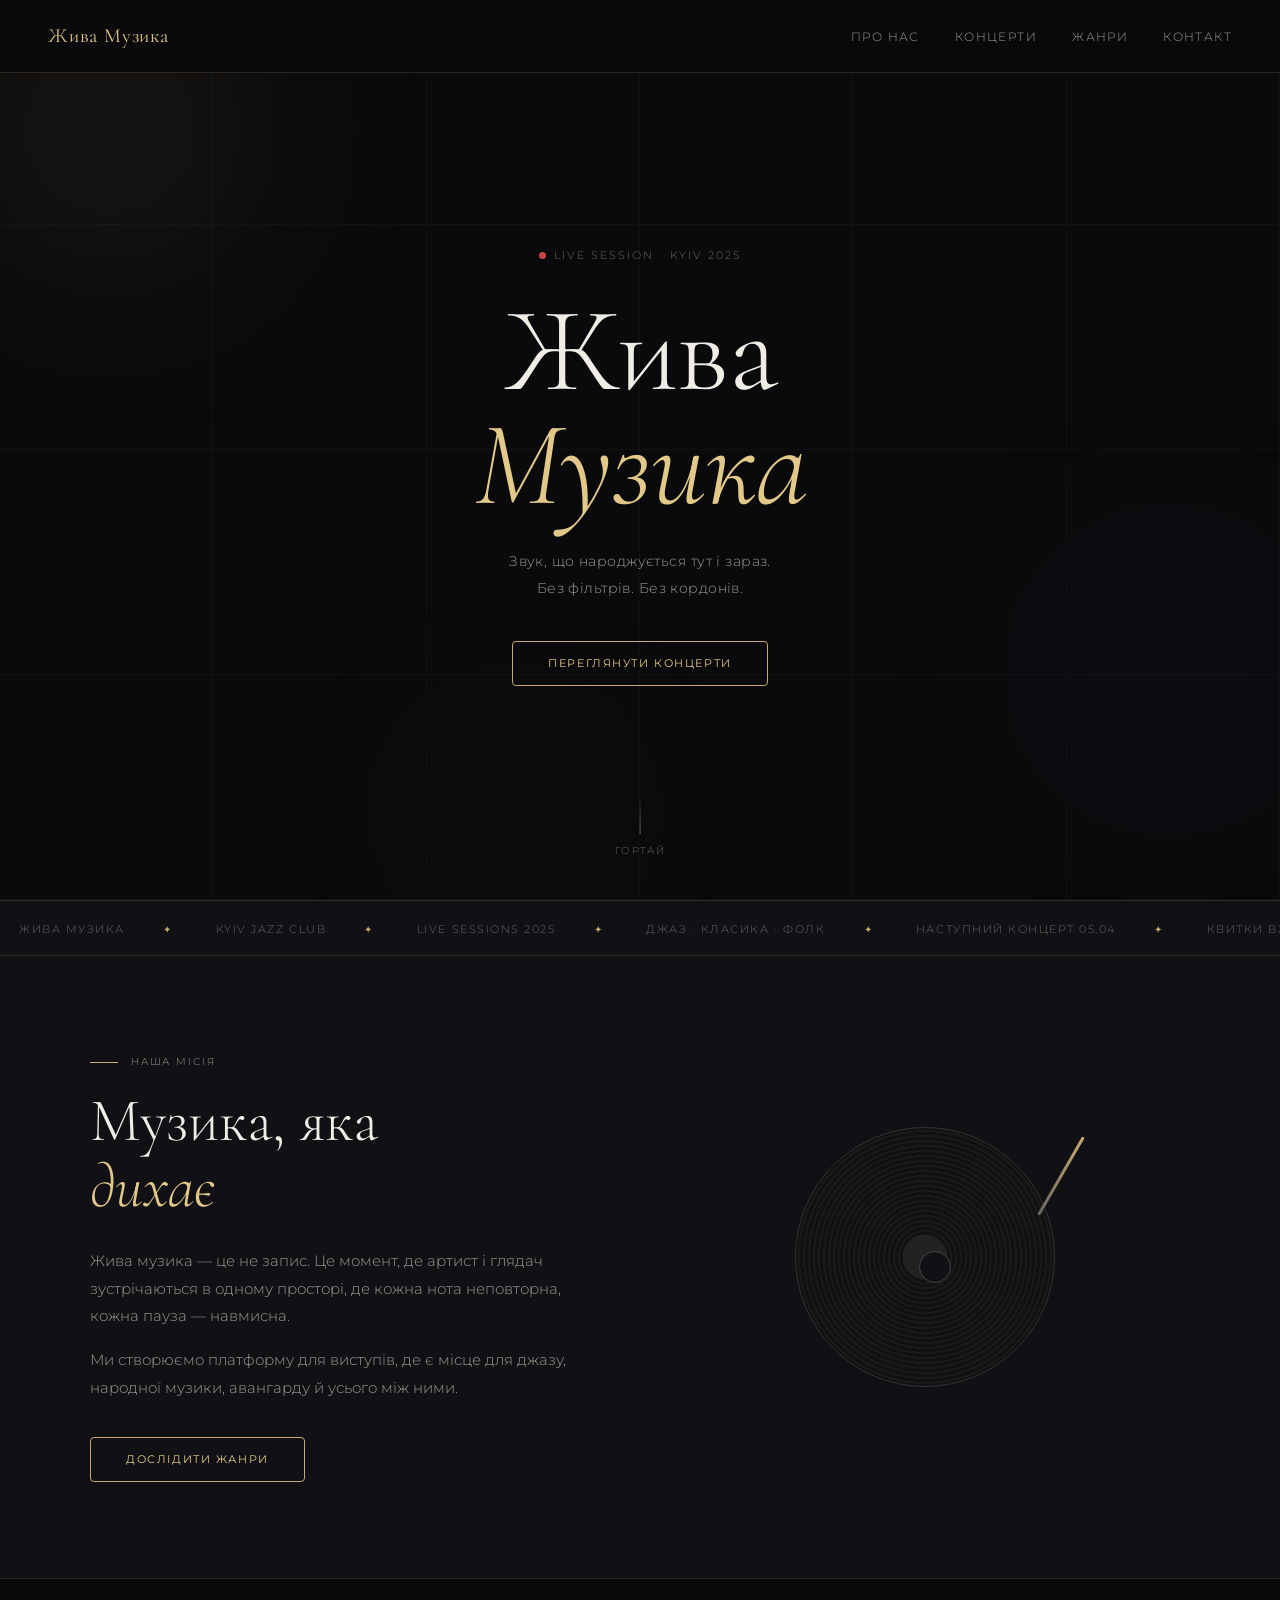
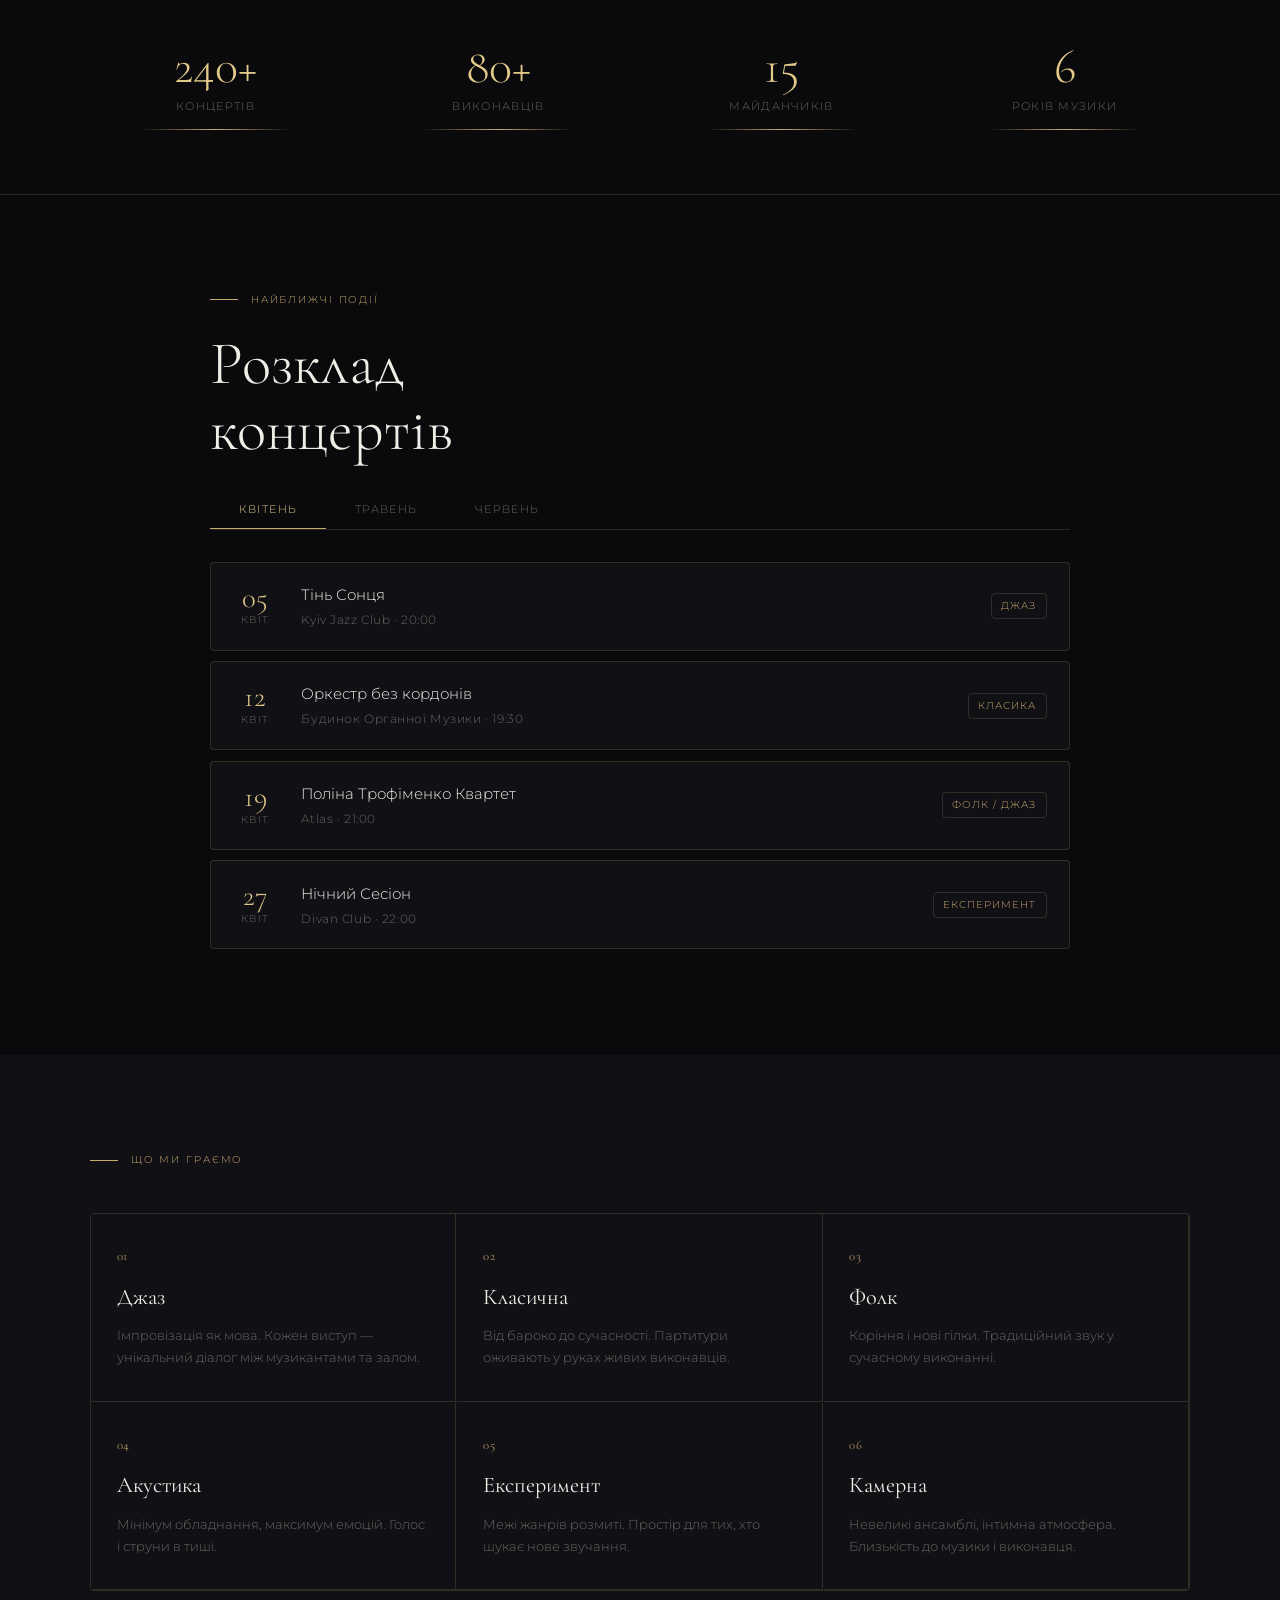
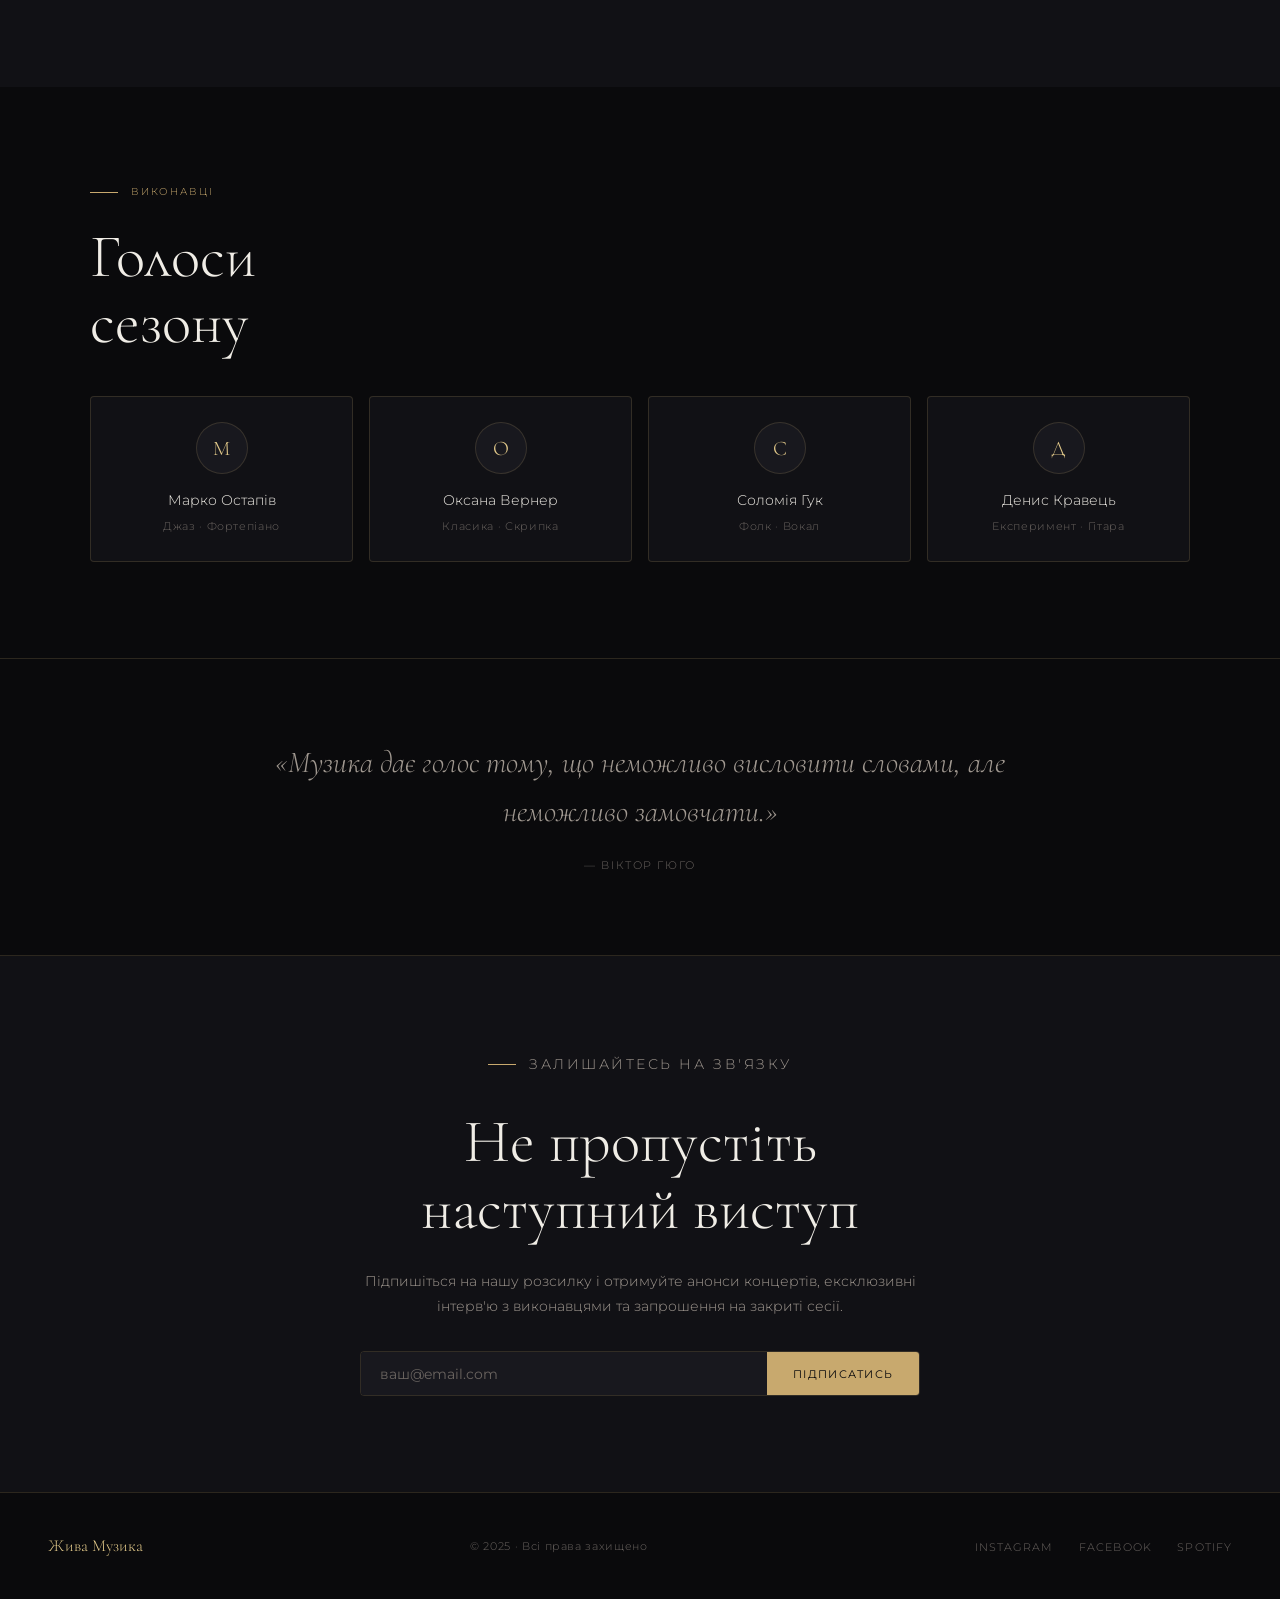
<file: index.html>
<!DOCTYPE html>
<html lang="uk">
<head>
<meta charset="UTF-8"/>
<meta name="viewport" content="width=device-width, initial-scale=1.0"/>
<title>Жива Музика</title>
<link rel="preconnect" href="https://fonts.googleapis.com"/>
<link rel="preconnect" href="https://fonts.gstatic.com" crossorigin/>
<link rel="stylesheet" href="style.css">
<link href="https://fonts.googleapis.com/css2?family=Cormorant+Garamond:ital,wght@0,300;0,400;1,300;1,400&family=Montserrat:wght@200;300;400&display=swap" rel="stylesheet"/>

</head>
<body>

<!-- NAV -->
<nav>
  <a href="index.html" class="nav-logo">Жива Музика</a>
  <ul class="nav-links">
    <li><a href="#about-section">Про нас</a></li>
    <li><a href="#events-section">Концерти</a></li>
    <li><a href="genres.html">Жанри</a></li>
    <li><a href="about.html">Контакт</a></li>
  </ul>
</nav>

<!-- HERO -->
<section id="hero">
  <div class="orb orb-1" aria-hidden="true"></div>
  <div class="orb orb-2" aria-hidden="true"></div>
  <div class="orb orb-3" aria-hidden="true"></div>
  <div class="wave-bg" aria-hidden="true">
    <span></span><span></span><span></span><span></span><span></span><span></span>
    <span></span><span></span><span></span><span></span><span></span><span></span>
    <span></span><span></span><span></span><span></span><span></span><span></span>
    <span></span><span></span><span></span><span></span><span></span><span></span>
  </div>
  <div class="hero-content">
    <p class="hero-eyebrow"><span class="live-dot"></span>Live Session · Kyiv 2025</p>
    <h1 class="hero-title">Жива<br><em>Музика</em></h1>
    <p class="hero-sub">Звук, що народжується тут і зараз.<br>Без фільтрів. Без кордонів.</p>
    <a href="#events-section" class="btn">Переглянути концерти</a>
  </div>
  <div class="scroll-hint" aria-hidden="true">
    <div class="scroll-line"></div>
    <span>Гортай</span>
  </div>
</section>

<!-- TICKER -->
<div class="ticker-wrap" aria-hidden="true">
  <span class="ticker">
    <span>Жива Музика</span><span class="dot">✦</span>
    <span>Kyiv Jazz Club</span><span class="dot">✦</span>
    <span>Live Sessions 2025</span><span class="dot">✦</span>
    <span>Джаз · Класика · Фолк</span><span class="dot">✦</span>
    <span>Наступний концерт 05.04</span><span class="dot">✦</span>
    <span>Квитки вже у продажу</span><span class="dot">✦</span>
    <span>Жива Музика</span><span class="dot">✦</span>
    <span>Kyiv Jazz Club</span><span class="dot">✦</span>
    <span>Live Sessions 2025</span><span class="dot">✦</span>
    <span>Джаз · Класика · Фолк</span><span class="dot">✦</span>
    <span>Наступний концерт 05.04</span><span class="dot">✦</span>
    <span>Квитки вже у продажу</span><span class="dot">✦</span>
  </span>
</div>

<!-- ABOUT -->
<section id="about-section">
  <div id="about">
    <div class="about-text">
      <p class="section-label">Наша місія</p>
      <h2>Музика, яка<br><em>дихає</em></h2>
      <p>Жива музика — це не запис. Це момент, де артист і глядач зустрічаються в одному просторі, де кожна нота неповторна, кожна пауза — навмисна.</p>
      <p>Ми створюємо платформу для виступів, де є місце для джазу, народної музики, авангарду й усього між ними.</p>
      <a href="#genres-section" class="btn" style="margin-top:1.2rem;">Дослідити жанри</a>
    </div>
    <div class="vinyl-wrap">
      <div class="vinyl"></div>
      <div class="tonearm"></div>
    </div>
  </div>
</section>

<!-- STATS -->
<section id="stats">
  <div class="stats-inner">
    <div class="stat-item">
      <div class="stat-num">240+</div>
      <div class="stat-label">Концертів</div>
      <div class="stat-bar"></div>
    </div>
    <div class="stat-item">
      <div class="stat-num">80+</div>
      <div class="stat-label">Виконавців</div>
      <div class="stat-bar"></div>
    </div>
    <div class="stat-item">
      <div class="stat-num">15</div>
      <div class="stat-label">Майданчиків</div>
      <div class="stat-bar"></div>
    </div>
    <div class="stat-item">
      <div class="stat-num">6</div>
      <div class="stat-label">Років музики</div>
      <div class="stat-bar"></div>
    </div>
  </div>
</section>

<!-- ПОДІЇ -->
<section id="events-section">
  <div id="events">
    <p class="section-label">Найближчі події</p>
    <h2>Розклад<br>концертів</h2>

    <div class="tabs">
      <input class="tab-inputs" type="radio" name="tabs" id="tab1" checked/>
      <input class="tab-inputs" type="radio" name="tabs" id="tab2"/>
      <input class="tab-inputs" type="radio" name="tabs" id="tab3"/>

      <div class="tab-labels">
        <label class="tab-label" for="tab1">Квітень</label>
        <label class="tab-label" for="tab2">Травень</label>
        <label class="tab-label" for="tab3">Червень</label>
      </div>

      <div class="tab-panels">
        <div class="tab-panel" id="panel1">
          <div class="event-list">
            <div class="event-item">
              <div class="event-date"><div class="event-day">05</div><div class="event-month">Квіт</div></div>
              <div class="event-info"><div class="event-name">Тінь Сонця</div><div class="event-meta">Kyiv Jazz Club · 20:00</div></div>
              <span class="event-tag">Джаз</span>
            </div>
            <div class="event-item">
              <div class="event-date"><div class="event-day">12</div><div class="event-month">Квіт</div></div>
              <div class="event-info"><div class="event-name">Оркестр без кордонів</div><div class="event-meta">Будинок Органної Музики · 19:30</div></div>
              <span class="event-tag">Класика</span>
            </div>
            <div class="event-item">
              <div class="event-date"><div class="event-day">19</div><div class="event-month">Квіт</div></div>
              <div class="event-info"><div class="event-name">Поліна Трофіменко Квартет</div><div class="event-meta">Atlas · 21:00</div></div>
              <span class="event-tag">Фолк / Джаз</span>
            </div>
            <div class="event-item">
              <div class="event-date"><div class="event-day">27</div><div class="event-month">Квіт</div></div>
              <div class="event-info"><div class="event-name">Нічний Сесіон</div><div class="event-meta">Divan Club · 22:00</div></div>
              <span class="event-tag">Експеримент</span>
            </div>
          </div>
        </div>
        <div class="tab-panel" id="panel2">
          <div class="event-list">
            <div class="event-item">
              <div class="event-date"><div class="event-day">03</div><div class="event-month">Трав</div></div>
              <div class="event-info"><div class="event-name">Весняний Джем</div><div class="event-meta">Kyiv Jazz Club · 20:00</div></div>
              <span class="event-tag">Джаз</span>
            </div>
            <div class="event-item">
              <div class="event-date"><div class="event-day">17</div><div class="event-month">Трав</div></div>
              <div class="event-info"><div class="event-name">Акустичний вечір</div><div class="event-meta">Прозорий простір · 19:00</div></div>
              <span class="event-tag">Акустика</span>
            </div>
            <div class="event-item">
              <div class="event-date"><div class="event-day">24</div><div class="event-month">Трав</div></div>
              <div class="event-info"><div class="event-name">Ансамбль «Горизонт»</div><div class="event-meta">Філармонія · 18:30</div></div>
              <span class="event-tag">Камерна</span>
            </div>
          </div>
        </div>
        <div class="tab-panel" id="panel3">
          <div class="event-list">
            <div class="event-item">
              <div class="event-date"><div class="event-day">07</div><div class="event-month">Черв</div></div>
              <div class="event-info"><div class="event-name">Літній фестиваль</div><div class="event-meta">Поштова площа · 17:00</div></div>
              <span class="event-tag">Фестиваль</span>
            </div>
            <div class="event-item">
              <div class="event-date"><div class="event-day">21</div><div class="event-month">Черв</div></div>
              <div class="event-info"><div class="event-name">День Музики</div><div class="event-meta">Вулиці міста · весь день</div></div>
              <span class="event-tag">Вулична</span>
            </div>
          </div>
        </div>
      </div>
    </div>
  </div>
</section>

<!-- ЖАНРИ -->
<section id="genres-section">
  <div id="genres">
    <p class="section-label">Що ми граємо</p>
    <div class="genres-grid">
      <div class="genre-card"><div class="genre-num">01</div><div class="genre-name">Джаз</div><p class="genre-desc">Імпровізація як мова. Кожен виступ — унікальний діалог між музикантами та залом.</p></div>
      <div class="genre-card"><div class="genre-num">02</div><div class="genre-name">Класична</div><p class="genre-desc">Від бароко до сучасності. Партитури оживають у руках живих виконавців.</p></div>
      <div class="genre-card"><div class="genre-num">03</div><div class="genre-name">Фолк</div><p class="genre-desc">Коріння і нові гілки. Традиційний звук у сучасному виконанні.</p></div>
      <div class="genre-card"><div class="genre-num">04</div><div class="genre-name">Акустика</div><p class="genre-desc">Мінімум обладнання, максимум емоцій. Голос і струни в тиші.</p></div>
      <div class="genre-card"><div class="genre-num">05</div><div class="genre-name">Експеримент</div><p class="genre-desc">Межі жанрів розмиті. Простір для тих, хто шукає нове звучання.</p></div>
      <div class="genre-card"><div class="genre-num">06</div><div class="genre-name">Камерна</div><p class="genre-desc">Невеликі ансамблі, інтимна атмосфера. Близькість до музики і виконавця.</p></div>
    </div>
  </div>
</section>

<!-- АРТИСТИ -->
<section style="background: var(--bg);">
  <div id="artists">
    <p class="section-label">Виконавці</p>
    <h2>Голоси<br>сезону</h2>
    <div class="panel-grid">
      <div class="artist-card"><div class="artist-avatar">М</div><div class="artist-name">Марко Остапів</div><div class="artist-genre">Джаз · Фортепіано</div></div>
      <div class="artist-card"><div class="artist-avatar">О</div><div class="artist-name">Оксана Вернер</div><div class="artist-genre">Класика · Скрипка</div></div>
      <div class="artist-card"><div class="artist-avatar">С</div><div class="artist-name">Соломія Гук</div><div class="artist-genre">Фолк · Вокал</div></div>
      <div class="artist-card"><div class="artist-avatar">Д</div><div class="artist-name">Денис Кравець</div><div class="artist-genre">Експеримент · Гітара</div></div>
    </div>
  </div>
</section>

<!-- ЦИТАТА -->
<section id="quote">
  <blockquote class="quote-text">«Музика дає голос тому, що неможливо висловити словами, але неможливо замовчати.»</blockquote>
  <p class="quote-author">— Віктор Гюго</p>
</section>

<!-- ПІДПИСКА -->
<section id="newsletter-section">
  <div id="newsletter">
    <p class="section-label">Залишайтесь на зв'язку</p>
    <h2>Не пропустіть<br>наступний виступ</h2>
    <p>Підпишіться на нашу розсилку і отримуйте анонси концертів, ексклюзивні інтерв'ю з виконавцями та запрошення на закриті сесії.</p>
    <div class="input-row">
      <input type="email" placeholder="ваш@email.com"/>
      <button type="button"><span>Підписатись</span></button>
    </div>
  </div>
</section>

<!-- ПІДВАЛ -->
<footer>
  <span class="footer-logo">Жива Музика</span>
  <p class="footer-copy">© 2025 · Всі права захищено</p>
  <ul class="footer-links">
    <li><a href="#">Instagram</a></li>
    <li><a href="#">Facebook</a></li>
    <li><a href="#">Spotify</a></li>
  </ul>
</footer>

</body>
</html>
</file>
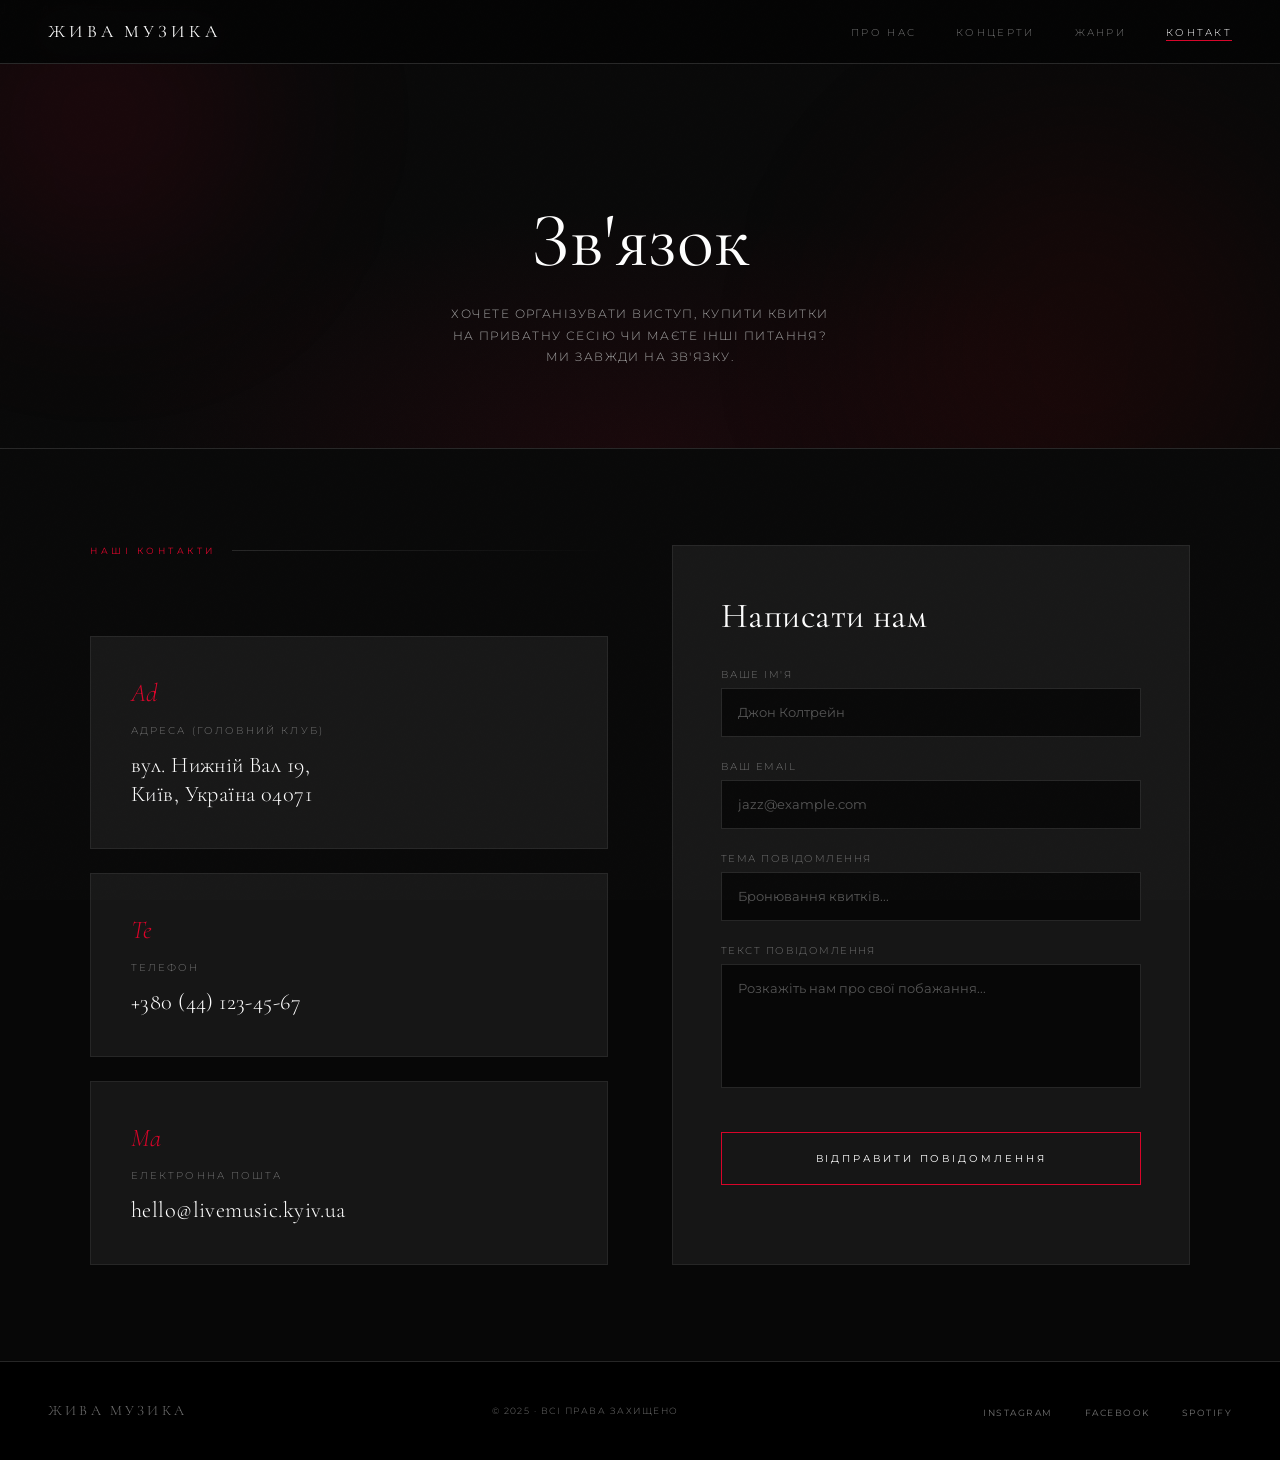
<file: about.html>
<!DOCTYPE html>
<html lang="uk">
<head>
  <meta charset="UTF-8" />
  <meta name="viewport" content="width=device-width, initial-scale=1.0" />
  <title>Контакти — Жива Музика</title>
  
  <link rel="preconnect" href="https://fonts.googleapis.com" />
  <link rel="preconnect" href="https://fonts.gstatic.com" crossorigin />
  <link href="https://fonts.googleapis.com/css2?family=Cormorant+Garamond:ital,wght@0,300;0,400;0,600;1,300;1,400&family=Montserrat:wght@200;300;400&display=swap" rel="stylesheet" />
  <link rel="stylesheet" href="style1.css">

</head>
<body>

  <!-- NAV -->
<nav>
  <a href="index.html" class="nav-logo">Жива Музика</a>
  <ul class="nav-links">
    <li><a href="#about-section">Про нас</a></li>
    <li><a href="#events-section">Концерти</a></li>
    <li><a href="genres.html">Жанри</a></li>
    <li><a href="about.html">Контакт</a></li>
  </ul>
</nav>
  
  <!-- Floating music notes -->
  <div class="float-notes" aria-hidden="true">
    <span class="note">♩</span>
    <span class="note">♪</span>
    <span class="note">♫</span>
    <span class="note">♬</span>
    <span class="note">♩</span>
    <span class="note">♪</span>
    <span class="note">𝄞</span>
    <span class="note">♫</span>
  </div>

  <!-- Animated background grid -->
  <div class="bg-grid" aria-hidden="true"></div>
  <div class="vignette" aria-hidden="true"></div>

  <!-- НАВІГАЦІЯ -->
  <nav>
    <a href="index.html" class="nav-logo">Жива Музика</a>
    <ul class="nav-links">
      <li><a href="index.html#about-section">Про нас</a></li>
      <li><a href="index.html#events-section">Концерти</a></li>
      <li><a href="index.html#genres-section">Жанри</a></li>
      <li><a href="contact.html" class="active">Контакт</a></li>
    </ul>
  </nav>

  <!-- PAGE HEADER -->
  <header class="page-header">
    <div class="orb orb-1" aria-hidden="true"></div>
    <div class="orb orb-2" aria-hidden="true"></div>
    <div class="orb orb-3" aria-hidden="true"></div>
    <div class="header-line" aria-hidden="true"></div>
    <div class="header-line" aria-hidden="true"></div>
    <h1 class="page-title">Зв'язок</h1>
    <p class="page-subtitle">Хочете організувати виступ, купити квитки на приватну сесію чи маєте інші питання? Ми завжди на зв'язку.</p>
  </header>

  <!-- MAIN -->
  <main>
    <div class="contact-container">

      <!-- LEFT: Info -->
      <div class="contact-info">
        <p class="section-label">Наші контакти</p>

        <!-- Waveform decoration -->
        <div class="waveform" aria-hidden="true">
          <div class="wave-bar"></div><div class="wave-bar"></div>
          <div class="wave-bar"></div><div class="wave-bar"></div>
          <div class="wave-bar"></div><div class="wave-bar"></div>
          <div class="wave-bar"></div><div class="wave-bar"></div>
          <div class="wave-bar"></div><div class="wave-bar"></div>
        </div>

        <div class="info-card">
          <div class="shimmer" aria-hidden="true"></div>
          <div class="info-icon">Ad</div>
          <div class="info-title">Адреса (Головний Клуб)</div>
          <div class="info-text">вул. Нижній Вал 19,<br>Київ, Україна 04071</div>
        </div>

        <div class="info-card">
          <div class="shimmer" aria-hidden="true"></div>
          <div class="info-icon">Te</div>
          <div class="info-title">Телефон</div>
          <div class="info-text"><a href="tel:+380441234567">+380 (44) 123-45-67</a></div>
        </div>

        <div class="info-card">
          <div class="shimmer" aria-hidden="true"></div>
          <div class="info-icon">Ma</div>
          <div class="info-title">Електронна пошта</div>
          <div class="info-text"><a href="mailto:hello@livemusic.kyiv.ua">hello@livemusic.kyiv.ua</a></div>
        </div>
      </div>

      <!-- RIGHT: Form -->
      <div class="contact-form">
        <h3>Написати нам</h3>

        <form action="#" method="POST">
          <div class="form-group">
            <label for="name">Ваше Ім'я</label>
            <div class="input-wrap">
              <input type="text" id="name" name="name" placeholder="Джон Колтрейн" required />
            </div>
          </div>

          <div class="form-group">
            <label for="email">Ваш Email</label>
            <div class="input-wrap">
              <input type="email" id="email" name="email" placeholder="jazz@example.com" required />
            </div>
          </div>

          <div class="form-group">
            <label for="subject">Тема повідомлення</label>
            <div class="input-wrap">
              <input type="text" id="subject" name="subject" placeholder="Бронювання квитків..." required />
            </div>
          </div>

          <div class="form-group">
            <label for="message">Текст повідомлення</label>
            <div class="input-wrap">
              <textarea id="message" name="message" rows="6" placeholder="Розкажіть нам про свої побажання..." required></textarea>
            </div>
          </div>

          <button type="submit" class="btn-submit">
            <span>Відправити повідомлення</span>
          </button>
        </form>
      </div>

    </div>
  </main>

  <!-- FOOTER -->
  <footer>
    <span class="footer-logo">Жива Музика</span>
    <p class="footer-copy">© 2025 · Всі права захищено</p>
    <ul class="footer-links">
      <li><a href="#">Instagram</a></li>
      <li><a href="#">Facebook</a></li>
      <li><a href="#">Spotify</a></li>
    </ul>
  </footer>

</body>
</html>
</file>
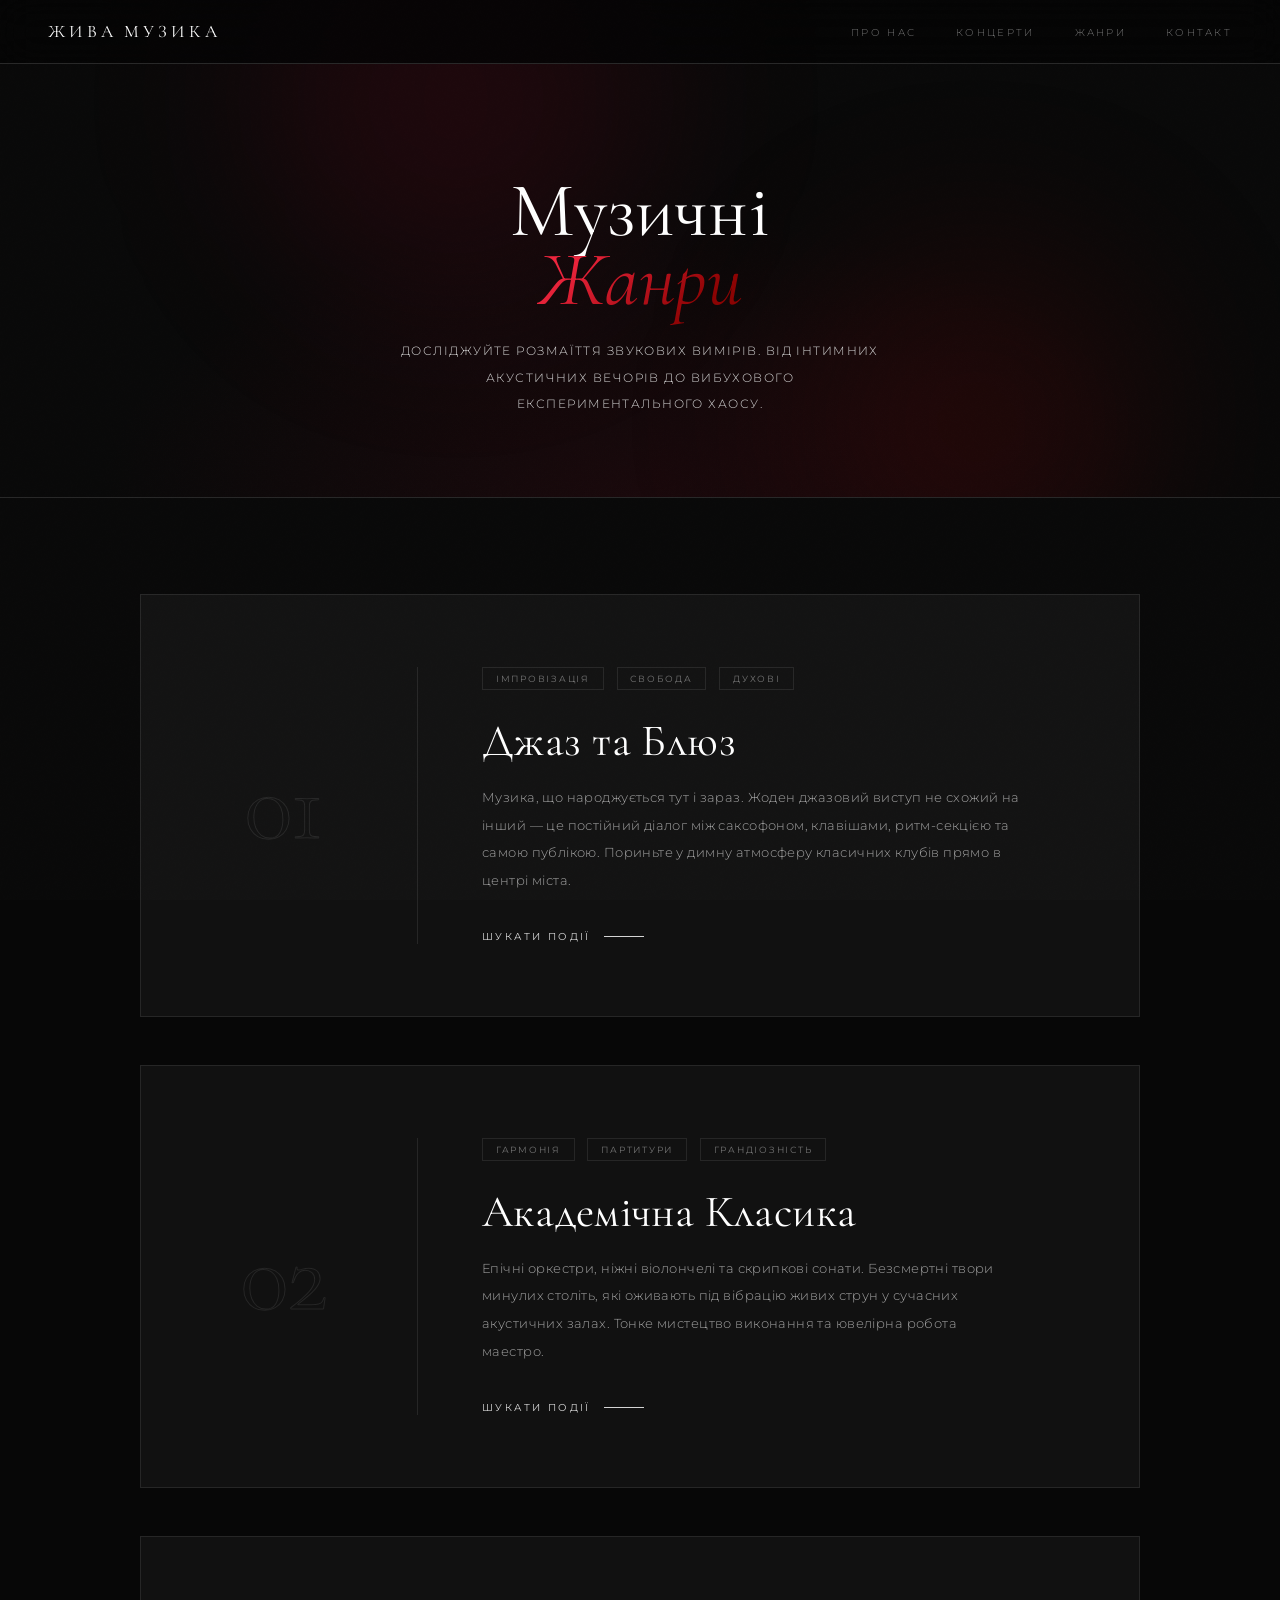
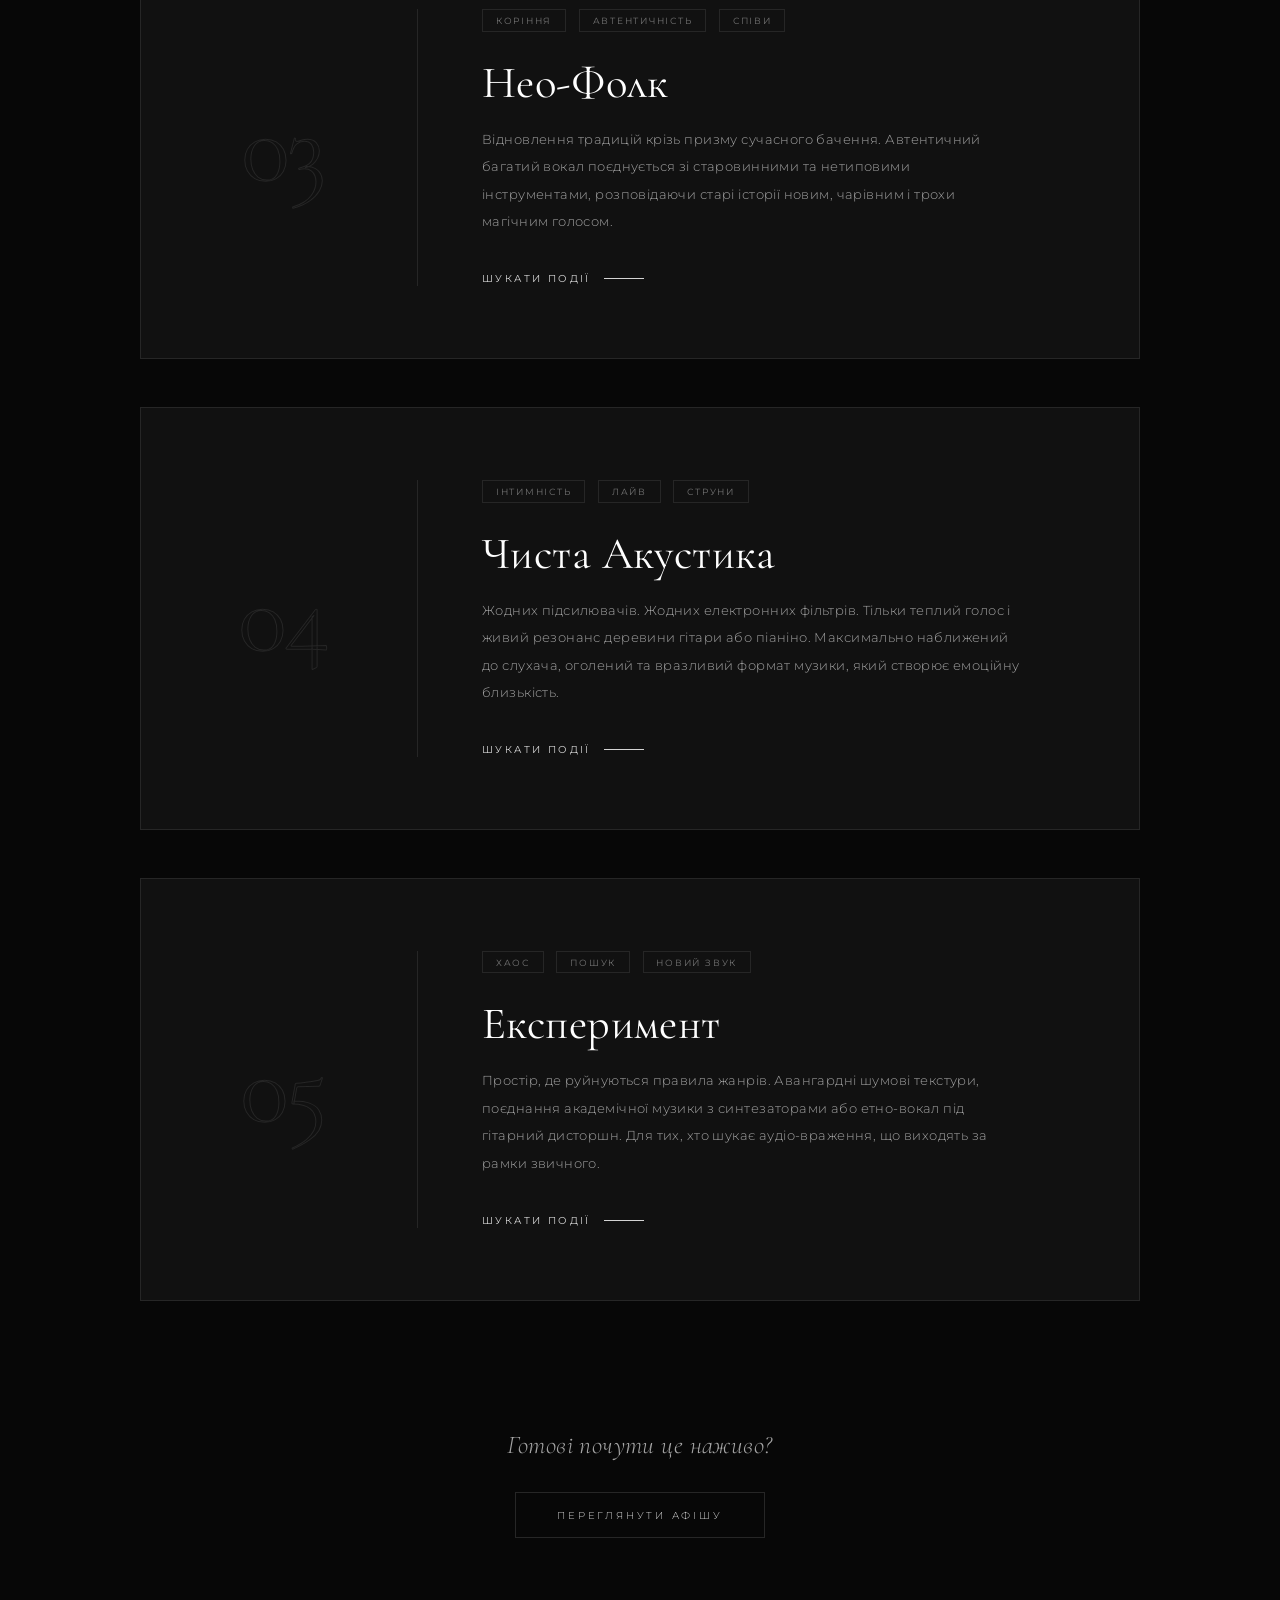
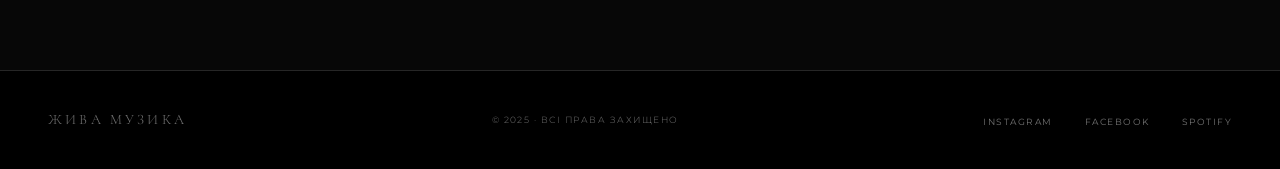
<file: genres.html>
<!DOCTYPE html>
<html lang="uk">
<head>
  <meta charset="UTF-8" />
  <meta name="viewport" content="width=device-width, initial-scale=1.0" />
  <title>Жанри — Жива Музика</title>
  
  <link rel="preconnect" href="https://fonts.googleapis.com" />
  <link rel="preconnect" href="https://fonts.gstatic.com" crossorigin />
  <link href="https://fonts.googleapis.com/css2?family=Cormorant+Garamond:ital,wght@0,300;0,400;0,500;1,300;1,400&family=Montserrat:wght@200;300;400&display=swap" rel="stylesheet" />
  <link rel="stylesheet" href="style2.css">


  
</head>
<body>

  <!-- НАВІГАЦІЯ -->
<nav>
  <a href="index.html" class="nav-logo">Жива Музика</a>
  <ul class="nav-links">
    <li><a href="#about-section">Про нас</a></li>
    <li><a href="#events-section">Концерти</a></li>
    <li><a href="genres.html">Жанри</a></li>
    <li><a href="about.html">Контакт</a></li>
  </ul>
</nav>

  <!-- ЗАГОЛОВОК СТОРІНКИ -->
  <header class="page-header">
    <div class="orb orb-1" aria-hidden="true"></div>
    <div class="orb orb-2" aria-hidden="true"></div>
    <h1 class="page-title">Музичні<br><em>Жанри</em></h1>
    <p class="page-subtitle">Досліджуйте розмаїття звукових вимірів. Від інтимних акустичних вечорів до вибухового експериментального хаосу.</p>
  </header>

  <!-- СІТКА ЖАНРІВ -->
  <main>
    <div class="genres-showcase">
      
      <!-- ЖАНР 1 -->
      <article class="genre-row">
        <div class="genre-number">01</div>
        <div class="genre-content">
          <div class="genre-tags">
            <span class="tag">Імпровізація</span>
            <span class="tag">Свобода</span>
            <span class="tag">Духові</span>
          </div>
          <h2 class="genre-title">Джаз та Блюз</h2>
          <p class="genre-text">Музика, що народжується тут і зараз. Жоден джазовий виступ не схожий на інший — це постійний діалог між саксофоном, клавішами, ритм-секцією та самою публікою. Пориньте у димну атмосферу класичних клубів прямо в центрі міста.</p>
          <a href="index.html#events-section" class="genre-link">Шукати події <span class="line"></span></a>
        </div>
      </article>

      <!-- ЖАНР 2 -->
      <article class="genre-row">
        <div class="genre-number">02</div>
        <div class="genre-content">
          <div class="genre-tags">
            <span class="tag">Гармонія</span>
            <span class="tag">Партитури</span>
            <span class="tag">Грандіозність</span>
          </div>
          <h2 class="genre-title">Академічна Класика</h2>
          <p class="genre-text">Епічні оркестри, ніжні віолончелі та скрипкові сонати. Безсмертні твори минулих століть, які оживають під вібрацію живих струн у сучасних акустичних залах. Тонке мистецтво виконання та ювелірна робота маестро.</p>
          <a href="index.html#events-section" class="genre-link">Шукати події <span class="line"></span></a>
        </div>
      </article>

      <!-- ЖАНР 3 -->
      <article class="genre-row">
        <div class="genre-number">03</div>
        <div class="genre-content">
          <div class="genre-tags">
            <span class="tag">Коріння</span>
            <span class="tag">Автентичність</span>
            <span class="tag">Співи</span>
          </div>
          <h2 class="genre-title">Нео-Фолк</h2>
          <p class="genre-text">Відновлення традицій крізь призму сучасного бачення. Автентичний багатий вокал поєднується зі старовинними та нетиповими інструментами, розповідаючи старі історії новим, чарівним і трохи магічним голосом.</p>
          <a href="index.html#events-section" class="genre-link">Шукати події <span class="line"></span></a>
        </div>
      </article>

      <!-- ЖАНР 4 -->
      <article class="genre-row">
        <div class="genre-number">04</div>
        <div class="genre-content">
          <div class="genre-tags">
            <span class="tag">Інтимність</span>
            <span class="tag">Лайв</span>
            <span class="tag">Струни</span>
          </div>
          <h2 class="genre-title">Чиста Акустика</h2>
          <p class="genre-text">Жодних підсилювачів. Жодних електронних фільтрів. Тільки теплий голос і живий резонанс деревини гітари або піаніно. Максимально наближений до слухача, оголений та вразливий формат музики, який створює емоційну близькість.</p>
          <a href="index.html#events-section" class="genre-link">Шукати події <span class="line"></span></a>
        </div>
      </article>

      <!-- ЖАНР 5 -->
      <article class="genre-row">
        <div class="genre-number">05</div>
        <div class="genre-content">
          <div class="genre-tags">
            <span class="tag">Хаос</span>
            <span class="tag">Пошук</span>
            <span class="tag">Новий звук</span>
          </div>
          <h2 class="genre-title">Експеримент</h2>
          <p class="genre-text">Простір, де руйнуються правила жанрів. Авангардні шумові текстури, поєднання академічної музики з синтезаторами або етно-вокал під гітарний дисторшн. Для тих, хто шукає аудіо-враження, що виходять за рамки звичного.</p>
          <a href="index.html#events-section" class="genre-link">Шукати події <span class="line"></span></a>
        </div>
      </article>

      <!-- CTA BOTTOM -->
      <div class="cta-box">
        <p>Готові почути це наживо?</p>
        <a href="index.html#events-section" class="btn">Переглянути Афішу</a>
      </div>

    </div>
  </main>

  <!-- ПІДВАЛ -->
  <footer>
    <span class="footer-logo">Жива Музика</span>
    <p class="footer-copy">© 2025 · Всі права захищено</p>
    <ul class="footer-links">
      <li><a href="#">Instagram</a></li>
      <li><a href="#">Facebook</a></li>
      <li><a href="#">Spotify</a></li>
    </ul>
  </footer>

</body>
</html>
</file>
<file: style.css>
*, *::before, *::after { box-sizing: border-box; margin: 0; padding: 0; }

  :root {
    --bg: #0a0a0c;
    --bg2: #111115;
    --bg3: #18181e;
    --gold: #c8a96e;
    --gold2: #e2c98a;
    --text: #f0ede6;
    --text2: #a09890;
    --text3: #6a6460;
    --border: rgba(200,169,110,0.18);
    --radius: 4px;
    --font-serif: 'Cormorant Garamond', Georgia, serif;
    --font-sans: 'Montserrat', sans-serif;
  }

  html { scroll-behavior: smooth; }

  body {
    background: var(--bg);
    color: var(--text);
    font-family: var(--font-sans);
    font-weight: 300;
    font-size: 15px;
    line-height: 1.7;
    overflow-x: hidden;
  }

  /* ── NAV ── */
  nav {
    position: fixed;
    top: 0; left: 0; right: 0;
    z-index: 100;
    display: flex;
    align-items: center;
    justify-content: space-between;
    padding: 1.2rem 3rem;
    background: rgba(10,10,12,0.85);
    backdrop-filter: blur(14px);
    border-bottom: 0.5px solid var(--border);
  }
  .nav-logo {
    font-family: var(--font-serif);
    font-size: 1.25rem;
    font-weight: 400;
    color: var(--gold2);
    text-decoration: none;
    letter-spacing: 0.04em;
  }
  .nav-links {
    list-style: none;
    display: flex;
    gap: 2.2rem;
  }
  .nav-links a {
    color: var(--text2);
    text-decoration: none;
    font-size: 0.72rem;
    letter-spacing: 0.12em;
    text-transform: uppercase;
    transition: color 0.2s;
  }
  .nav-links a:hover { color: var(--gold2); }

  /* ── HERO ── */
  #hero {
    position: relative;
    min-height: 100vh;
    display: flex;
    align-items: center;
    justify-content: center;
    overflow: hidden;
    padding: 6rem 2rem 4rem;
  }
  .orb {
    position: absolute;
    border-radius: 50%;
    filter: blur(90px);
    pointer-events: none;
  }
  .orb-1 {
    width: 420px; height: 420px;
    background: radial-gradient(circle, rgba(200,169,110,0.13) 0%, transparent 70%);
    top: -80px; left: -100px;
  }
  .orb-2 {
    width: 340px; height: 340px;
    background: radial-gradient(circle, rgba(120,80,180,0.1) 0%, transparent 70%);
    bottom: 60px; right: -60px;
  }
  .orb-3 {
    width: 260px; height: 260px;
    background: radial-gradient(circle, rgba(200,169,110,0.08) 0%, transparent 70%);
    bottom: -40px; left: 30%;
  }

  .wave-bg {
    position: absolute;
    inset: 0;
    display: grid;
    grid-template-columns: repeat(6, 1fr);
    grid-template-rows: repeat(4, 1fr);
    opacity: 0.04;
    pointer-events: none;
  }
  .wave-bg span {
    border-right: 0.5px solid var(--gold);
    border-bottom: 0.5px solid var(--gold);
  }

  .hero-content {
    position: relative;
    text-align: center;
    max-width: 680px;
  }
  .hero-eyebrow {
    display: flex;
    align-items: center;
    justify-content: center;
    gap: 0.5rem;
    font-size: 0.7rem;
    letter-spacing: 0.18em;
    text-transform: uppercase;
    color: var(--text3);
    margin-bottom: 1.8rem;
  }
  .live-dot {
    display: inline-block;
    width: 7px; height: 7px;
    border-radius: 50%;
    background: #c44;
    animation: pulse 2s ease-in-out infinite;
  }
  @keyframes pulse {
    0%, 100% { opacity: 1; transform: scale(1); }
    50% { opacity: 0.5; transform: scale(0.85); }
  }
  .hero-title {
    font-family: var(--font-serif);
    font-size: clamp(4rem, 10vw, 7.5rem);
    font-weight: 300;
    line-height: 0.95;
    letter-spacing: -0.01em;
    color: var(--text);
    margin-bottom: 1.6rem;
  }
  .hero-title em {
    font-style: italic;
    color: var(--gold2);
  }
  .hero-sub {
    font-size: 0.9rem;
    color: var(--text2);
    line-height: 1.9;
    margin-bottom: 2.4rem;
    letter-spacing: 0.03em;
  }

  .btn {
    display: inline-block;
    padding: 0.75rem 2.2rem;
    border: 0.5px solid var(--gold);
    color: var(--gold2);
    text-decoration: none;
    font-family: var(--font-sans);
    font-size: 0.7rem;
    font-weight: 400;
    letter-spacing: 0.14em;
    text-transform: uppercase;
    border-radius: var(--radius);
    transition: background 0.2s, color 0.2s;
    cursor: pointer;
    background: transparent;
  }
  .btn:hover {
    background: rgba(200,169,110,0.12);
    color: var(--gold2);
  }

  .scroll-hint {
    position: absolute;
    bottom: 2.5rem;
    left: 50%;
    transform: translateX(-50%);
    display: flex;
    flex-direction: column;
    align-items: center;
    gap: 0.5rem;
    color: var(--text3);
    font-size: 0.65rem;
    letter-spacing: 0.14em;
    text-transform: uppercase;
  }
  .scroll-line {
    width: 0.5px;
    height: 40px;
    background: linear-gradient(to bottom, transparent, var(--text3));
  }

  /* ── TICKER ── */
  .ticker-wrap {
    overflow: hidden;
    background: var(--bg2);
    border-top: 0.5px solid var(--border);
    border-bottom: 0.5px solid var(--border);
    padding: 0.9rem 0;
    white-space: nowrap;
  }
  .ticker {
    display: inline-block;
    animation: ticker 28s linear infinite;
    font-size: 0.68rem;
    letter-spacing: 0.14em;
    text-transform: uppercase;
    color: var(--text3);
  }
  .ticker span { margin: 0 1.2rem; }
  .ticker .dot { color: var(--gold); font-size: 0.6rem; }
  @keyframes ticker {
    from { transform: translateX(0); }
    to { transform: translateX(-50%); }
  }

  /* ── SECTIONS ── */
  section { padding: 6rem 3rem; }

  .section-label {
    display: flex;
    align-items: center;
    gap: 0.8rem;
    font-size: 0.65rem;
    letter-spacing: 0.18em;
    text-transform: uppercase;
    color: var(--gold);
    margin-bottom: 1.4rem;
  }
  .section-label::before {
    content: '';
    display: block;
    width: 28px;
    height: 0.5px;
    background: var(--gold);
  }

  h2 {
    font-family: var(--font-serif);
    font-size: clamp(2.4rem, 5vw, 3.8rem);
    font-weight: 300;
    line-height: 1.1;
    margin-bottom: 1.6rem;
  }
  h2 em {
    font-style: italic;
    color: var(--gold2);
  }

  /* ── ABOUT ── */
  #about-section { background: var(--bg2); }
  #about {
    max-width: 1100px;
    margin: 0 auto;
    display: grid;
    grid-template-columns: 1fr 1fr;
    gap: 5rem;
    align-items: center;
  }
  .about-text p {
    color: var(--text2);
    margin-bottom: 1rem;
    line-height: 1.85;
  }

  /* vinyl */
  .vinyl-wrap {
    position: relative;
    width: 280px;
    height: 280px;
    margin: 0 auto;
  }
  .vinyl {
    width: 260px;
    height: 260px;
    border-radius: 50%;
    background:
      radial-gradient(circle at 50% 50%, #222 0%, #222 12%, transparent 12.5%),
      repeating-radial-gradient(circle at 50% 50%, #1a1a1a 0px, #1a1a1a 2px, #111 2px, #111 5px);
    border: 0.5px solid #333;
    animation: spin 8s linear infinite;
  }
  .vinyl::after {
    content: '';
    position: absolute;
    top: 50%; left: 50%;
    transform: translate(-50%,-50%);
    width: 32px; height: 32px;
    border-radius: 50%;
    background: var(--bg2);
    border: 0.5px solid #444;
  }
  .tonearm {
    position: absolute;
    top: 10px; right: -10px;
    width: 3px;
    height: 90px;
    background: linear-gradient(to bottom, var(--gold), var(--text3));
    border-radius: 2px;
    transform-origin: top center;
    transform: rotate(30deg);
  }
  @keyframes spin {
    from { transform: rotate(0deg); }
    to { transform: rotate(360deg); }
  }

  /* ── STATS ── */
  #stats {
    background: var(--bg);
    padding: 4rem 3rem;
    border-top: 0.5px solid var(--border);
    border-bottom: 0.5px solid var(--border);
  }
  .stats-inner {
    max-width: 1100px;
    margin: 0 auto;
    display: grid;
    grid-template-columns: repeat(4, 1fr);
    gap: 2rem;
  }
  .stat-item { text-align: center; }
  .stat-num {
    font-family: var(--font-serif);
    font-size: 3rem;
    font-weight: 300;
    color: var(--gold2);
    line-height: 1;
    margin-bottom: 0.4rem;
  }
  .stat-label {
    font-size: 0.68rem;
    letter-spacing: 0.12em;
    text-transform: uppercase;
    color: var(--text3);
    margin-bottom: 0.8rem;
  }
  .stat-bar {
    height: 1px;
    background: linear-gradient(to right, transparent, var(--gold), transparent);
    width: 60%;
    margin: 0 auto;
  }

  /* ── EVENTS ── */
  #events-section { background: var(--bg); }
  #events {
    max-width: 860px;
    margin: 0 auto;
  }

  /* CSS-only tabs */
  .tab-inputs { display: none; }
  .tab-labels {
    display: flex;
    gap: 0;
    border-bottom: 0.5px solid var(--border);
    margin-bottom: 2rem;
  }
  .tab-label {
    padding: 0.6rem 1.8rem;
    font-size: 0.7rem;
    letter-spacing: 0.12em;
    text-transform: uppercase;
    color: var(--text3);
    cursor: pointer;
    border-bottom: 1.5px solid transparent;
    margin-bottom: -0.5px;
    transition: color 0.2s, border-color 0.2s;
  }
  .tab-label:hover { color: var(--text2); }

  #tab1:checked ~ .tab-labels label[for="tab1"],
  #tab2:checked ~ .tab-labels label[for="tab2"],
  #tab3:checked ~ .tab-labels label[for="tab3"] {
    color: var(--gold2);
    border-bottom-color: var(--gold);
  }

  .tab-panel { display: none; }
  #tab1:checked ~ .tab-panels #panel1,
  #tab2:checked ~ .tab-panels #panel2,
  #tab3:checked ~ .tab-panels #panel3 { display: block; }

  .tabs { position: relative; }

  .event-list { display: flex; flex-direction: column; gap: 1px; }
  .event-item {
    display: flex;
    align-items: center;
    gap: 1.5rem;
    padding: 1.2rem 1.4rem;
    background: var(--bg2);
    border: 0.5px solid var(--border);
    border-radius: var(--radius);
    transition: border-color 0.2s, background 0.2s;
    margin-bottom: 0.6rem;
  }
  .event-item:hover {
    border-color: rgba(200,169,110,0.4);
    background: var(--bg3);
  }
  .event-date {
    display: flex;
    flex-direction: column;
    align-items: center;
    min-width: 44px;
  }
  .event-day {
    font-family: var(--font-serif);
    font-size: 1.8rem;
    font-weight: 300;
    line-height: 1;
    color: var(--gold2);
  }
  .event-month {
    font-size: 0.6rem;
    letter-spacing: 0.1em;
    text-transform: uppercase;
    color: var(--text3);
  }
  .event-info { flex: 1; }
  .event-name { font-size: 0.95rem; color: var(--text); margin-bottom: 0.2rem; }
  .event-meta { font-size: 0.72rem; color: var(--text3); letter-spacing: 0.05em; }
  .event-tag {
    font-size: 0.6rem;
    letter-spacing: 0.1em;
    text-transform: uppercase;
    color: var(--gold);
    border: 0.5px solid var(--border);
    padding: 0.25rem 0.6rem;
    border-radius: var(--radius);
    white-space: nowrap;
  }

  /* ── GENRES ── */
  #genres-section { background: var(--bg2); }
  #genres {
    max-width: 1100px;
    margin: 0 auto;
  }
  #genres > .section-label { margin-bottom: 2.8rem; }
  .genres-grid {
    display: grid;
    grid-template-columns: repeat(3, 1fr);
    gap: 1px;
    border: 0.5px solid var(--border);
    border-radius: var(--radius);
    overflow: hidden;
  }
  .genre-card {
    padding: 2rem 1.6rem;
    background: var(--bg2);
    border-right: 0.5px solid var(--border);
    border-bottom: 0.5px solid var(--border);
    transition: background 0.2s;
  }
  .genre-card:hover { background: var(--bg3); }
  .genre-num {
    font-family: var(--font-serif);
    font-size: 0.8rem;
    color: var(--gold);
    margin-bottom: 0.6rem;
    letter-spacing: 0.06em;
  }
  .genre-name {
    font-family: var(--font-serif);
    font-size: 1.4rem;
    font-weight: 400;
    color: var(--text);
    margin-bottom: 0.6rem;
  }
  .genre-desc {
    font-size: 0.8rem;
    color: var(--text3);
    line-height: 1.7;
  }

  /* ── ARTISTS ── */
  #artists {
    max-width: 1100px;
    margin: 0 auto;
  }
  .panel-grid {
    display: grid;
    grid-template-columns: repeat(4, 1fr);
    gap: 1rem;
    margin-top: 2.4rem;
  }
  .artist-card {
    padding: 1.6rem 1.2rem;
    background: var(--bg2);
    border: 0.5px solid var(--border);
    border-radius: var(--radius);
    text-align: center;
    transition: border-color 0.2s;
  }
  .artist-card:hover { border-color: rgba(200,169,110,0.4); }
  .artist-avatar {
    width: 52px; height: 52px;
    border-radius: 50%;
    background: var(--bg3);
    border: 0.5px solid var(--border);
    display: flex;
    align-items: center;
    justify-content: center;
    font-family: var(--font-serif);
    font-size: 1.3rem;
    color: var(--gold2);
    margin: 0 auto 0.9rem;
  }
  .artist-name {
    font-size: 0.88rem;
    color: var(--text);
    margin-bottom: 0.3rem;
  }
  .artist-genre {
    font-size: 0.68rem;
    color: var(--text3);
    letter-spacing: 0.06em;
  }

  /* ── QUOTE ── */
  #quote {
    background: var(--bg);
    text-align: center;
    border-top: 0.5px solid var(--border);
    border-bottom: 0.5px solid var(--border);
    padding: 5rem 3rem;
  }
  .quote-text {
    font-family: var(--font-serif);
    font-size: clamp(1.2rem, 3vw, 1.9rem);
    font-weight: 300;
    font-style: italic;
    color: var(--text2);
    max-width: 760px;
    margin: 0 auto 1.2rem;
    line-height: 1.6;
  }
  .quote-author {
    font-size: 0.7rem;
    letter-spacing: 0.14em;
    text-transform: uppercase;
    color: var(--text3);
  }

  /* ── NEWSLETTER ── */
  #newsletter-section { background: var(--bg2); }
  #newsletter {
    max-width: 560px;
    margin: 0 auto;
    text-align: center;
  }
  #newsletter .section-label { justify-content: center; }
  #newsletter p {
    color: var(--text2);
    margin-bottom: 2rem;
    font-size: 0.88rem;
    line-height: 1.8;
  }
  .input-row {
    display: flex;
    gap: 0;
    border: 0.5px solid var(--border);
    border-radius: var(--radius);
    overflow: hidden;
  }
  .input-row input {
    flex: 1;
    background: var(--bg3);
    border: none;
    outline: none;
    padding: 0.85rem 1.2rem;
    color: var(--text);
    font-family: var(--font-sans);
    font-size: 0.85rem;
  }
  .input-row input::placeholder { color: var(--text3); }
  .input-row button {
    background: var(--gold);
    color: var(--bg);
    border: none;
    padding: 0.85rem 1.6rem;
    font-family: var(--font-sans);
    font-size: 0.68rem;
    font-weight: 400;
    letter-spacing: 0.12em;
    text-transform: uppercase;
    cursor: pointer;
    transition: background 0.2s;
  }
  .input-row button:hover { background: var(--gold2); }

  /* ── FOOTER ── */
  footer {
    background: var(--bg);
    border-top: 0.5px solid var(--border);
    padding: 2.4rem 3rem;
    display: flex;
    align-items: center;
    justify-content: space-between;
    flex-wrap: wrap;
    gap: 1rem;
  }
  .footer-logo {
    font-family: var(--font-serif);
    font-size: 1.05rem;
    color: var(--gold2);
  }
  .footer-copy {
    font-size: 0.68rem;
    color: var(--text3);
    letter-spacing: 0.06em;
  }
  .footer-links {
    list-style: none;
    display: flex;
    gap: 1.6rem;
  }
  .footer-links a {
    font-size: 0.68rem;
    letter-spacing: 0.1em;
    text-transform: uppercase;
    color: var(--text3);
    text-decoration: none;
    transition: color 0.2s;
  }
  .footer-links a:hover { color: var(--gold2); }

  /* ── RESPONSIVE ── */
  @media (max-width: 900px) {
    nav { padding: 1rem 1.4rem; }
    .nav-links { gap: 1.2rem; }
    section { padding: 4rem 1.4rem; }
    #about { grid-template-columns: 1fr; gap: 3rem; }
    .vinyl-wrap { display: none; }
    .stats-inner { grid-template-columns: repeat(2, 1fr); }
    .genres-grid { grid-template-columns: repeat(2, 1fr); }
    .panel-grid { grid-template-columns: repeat(2, 1fr); }
    footer { flex-direction: column; align-items: flex-start; }
  }
  @media (max-width: 560px) {
    .nav-links { display: none; }
    .genres-grid { grid-template-columns: 1fr; }
    .panel-grid { grid-template-columns: repeat(2, 1fr); }
    .stats-inner { grid-template-columns: repeat(2, 1fr); }
    .input-row { flex-direction: column; }
    .input-row button { padding: 0.8rem; }
  }
</file>
<file: style1.css>
:root {
      /* СПІЛЬНІ ТЕМНІ ТА ЧЕРВОНІ КОЛЬОРИ (як на головній) */
      --bg:      #070707;
      --surface: #111111;
      --card:    #161616;
      --border:  #262626;
      --muted:   #737373;
      --soft:    #a3a3a3;
      --text:    #d4d4d4;
      --bright:  #ffffff;
      
      --accent:  #d90429; 
      --accent2: #ef233c; 
      --gold:    #8b0000; 
    }
 
    *, *::before, *::after { box-sizing: border-box; margin: 0; padding: 0; }
    html { scroll-behavior: smooth; }
 
    body {
      background: var(--bg);
      color: var(--text);
      font-family: 'Montserrat', sans-serif;
      font-weight: 300;
      font-size: 14px;
      letter-spacing: 0.03em;
      overflow-x: hidden;
      display: flex;
      flex-direction: column;
      min-height: 100vh;
    }
 
    /* ── FILM GRAIN (Легкий кіно-шум) ── */
    body::before {
      content: ''; position: fixed; inset: 0; z-index: 200; pointer-events: none; opacity: 0.035;
      background-image: url("data:image/svg+xml,%3Csvg viewBox='0 0 200 200' xmlns='http://www.w3.org/2000/svg'%3E%3Cfilter id='n'%3E%3CfeTurbulence type='fractalNoise' baseFrequency='0.9' numOctaves='4' stitchTiles='stitch'/%3E%3C/filter%3E%3Crect width='100%25' height='100%25' filter='url(%23n)'/%3E%3C/svg%3E");
      background-size: 180px; animation: grain 0.35s steps(1) infinite;
    }
    @keyframes grain {
      0%,100%{background-position:0 0}10%{background-position:-5% -10%}
      20%{background-position:-15% 5%}30%{background-position:7% -25%}
      40%{background-position:-5% 25%}50%{background-position:-15% 10%}
      60%{background-position:15% 0}70%{background-position:0 15%}
      80%{background-position:3% 35%}90%{background-position:-10% 10%}
    }
 
    /* ═══ НАВІГАЦІЯ (СПІЛЬНА) ═══ */
    nav {
      position: fixed; top: 0; left: 0; right: 0; z-index: 100;
      display: flex; justify-content: space-between; align-items: center;
      padding: 1.3rem 3rem; background: rgba(3, 3, 3, 0.85); backdrop-filter: blur(18px);
      border-bottom: 1px solid var(--border);
    }
    .nav-logo {
      font-family: 'Cormorant Garamond', serif; font-size: 1.1rem; font-weight: 400;
      letter-spacing: 0.22em; text-transform: uppercase; color: var(--bright); text-decoration: none; position: relative;
    }
    .nav-logo::after { content: ''; position: absolute; left: 0; bottom: -3px; width: 0; height: 1px; background: var(--accent); transition: width 0.4s ease; }
    .nav-logo:hover::after { width: 100%; }
 
    .nav-links { display: flex; gap: 2.5rem; list-style: none; }
    .nav-links a {
      text-decoration: none; color: var(--muted); font-size: 0.65rem; letter-spacing: 0.22em; text-transform: uppercase; transition: color 0.3s; position: relative; padding-bottom: 2px;
    }
    /* Посилання, що вказує на поточну сторінку (Контакти) */
    .nav-links a.active { color: var(--bright); }
    .nav-links a.active::after { width: 100%; }
    
    .nav-links a::after { content: ''; position: absolute; left: 0; bottom: 0; width: 0; height: 1px; background: var(--accent); transition: width 0.35s ease; }
    .nav-links a:hover { color: var(--bright); }
    .nav-links a:hover::after { width: 100%; }
 
    /* ═══ HEADER СТОРІНКИ ═══ */
    .page-header {
      padding: 11rem 3rem 5rem;
      text-align: center;
      position: relative;
      background: radial-gradient(ellipse 60% 80% at 50% 100%, rgba(217, 4, 41, 0.08) 0%, var(--bg) 70%);
      border-bottom: 1px solid var(--border);
      overflow: hidden;
    }
    
    /* Декоративні червоні сяйва (Орби) */
    .orb { position: absolute; border-radius: 50%; filter: blur(90px); pointer-events: none; }
    .orb-1 { width: 300px; height: 300px; background: rgba(217, 4, 41, 0.1); top: -50px; left: -50px; animation: orbPulse 8s ease-in-out infinite alternate; }
    .orb-2 { width: 400px; height: 400px; background: rgba(139, 0, 0, 0.1); bottom: -100px; right: 0; animation: orbPulse 10s ease-in-out infinite alternate-reverse; }
    @keyframes orbPulse { from { transform: scale(1); opacity: 0.7;} to { transform: scale(1.2); opacity: 1;} }

    .page-title {
      font-family: 'Cormorant Garamond', serif;
      font-size: clamp(3rem, 6vw, 5rem);
      font-weight: 400; color: var(--bright);
      margin-bottom: 1rem; position: relative; z-index: 2;
    }
    .page-subtitle {
      font-size: 0.75rem; letter-spacing: 0.12em; color: var(--soft); text-transform: uppercase;
      max-width: 400px; margin: 0 auto; line-height: 1.8; position: relative; z-index: 2;
    }

    /* ═══ ГОЛОВНИЙ БЛОК КОНТАКТІВ ═══ */
    main { flex: 1; padding: 6rem 3rem; position: relative; z-index: 5; }
    
    .contact-container {
      max-width: 1100px; margin: 0 auto;
      display: grid; grid-template-columns: 1fr 1fr; gap: 4rem;
    }

    /* Ліва колонка (Інформація) */
    .contact-info { display: flex; flex-direction: column; gap: 1.5rem; }
    
    .section-label {
      font-size: 0.58rem; letter-spacing: 0.38em; text-transform: uppercase; color: var(--accent); margin-bottom: 2rem; font-weight: 400; display: flex; align-items: center; gap: 1rem;
    }
    .section-label::after { content: ''; flex: 1; height: 1px; background: linear-gradient(to right, var(--border), transparent); }

    .info-card {
      background: var(--card); padding: 2.5rem; border: 1px solid var(--border);
      position: relative; overflow: hidden; transition: background 0.3s;
    }
    .info-card:hover { background: #160a0b; }
    .info-card::after {
      content: ''; position: absolute; left: 0; bottom: 0; width: 0; height: 2px;
      background: linear-gradient(to right, var(--accent2), var(--accent)); transition: width 0.4s ease;
    }
    .info-card:hover::after { width: 100%; }

    .info-icon { font-family: 'Cormorant Garamond', serif; font-size: 1.6rem; font-style: italic; color: var(--accent); margin-bottom: 1rem; }
    .info-title { font-size: 0.65rem; letter-spacing: 0.2em; text-transform: uppercase; color: var(--muted); margin-bottom: 0.8rem; }
    .info-text { font-family: 'Cormorant Garamond', serif; font-size: 1.4rem; color: var(--bright); line-height: 1.3; }
    .info-text a { color: var(--bright); text-decoration: none; transition: color 0.3s; }
    .info-text a:hover { color: var(--accent2); }

    /* Права колонка (Форма) */
    .contact-form {
      background: var(--card); border: 1px solid var(--border); padding: 3rem;
      position: relative;
    }
    
    .contact-form h3 { font-family: 'Cormorant Garamond', serif; font-size: 2.2rem; font-weight: 400; color: var(--bright); margin-bottom: 2rem; }
    
    .form-group { margin-bottom: 1.5rem; position: relative; }
    .form-group label { display: block; font-size: 0.6rem; letter-spacing: 0.15em; text-transform: uppercase; color: var(--muted); margin-bottom: 0.5rem; }
    
    .form-group input, .form-group textarea {
      width: 100%; background: var(--bg); border: 1px solid var(--border); padding: 1rem;
      font-family: 'Montserrat', sans-serif; font-size: 0.8rem; color: var(--bright);
      outline: none; transition: border-color 0.3s, box-shadow 0.3s; resize: none;
    }
    .form-group input:focus, .form-group textarea:focus { border-color: var(--accent); box-shadow: 0 0 15px rgba(217, 4, 41, 0.15); }
    .form-group input::placeholder, .form-group textarea::placeholder { color: #555; }

    /* Кнопка */
    .btn-submit {
      display: inline-block; width: 100%; padding: 1.2rem; border: 1px solid var(--accent);
      background: transparent; color: var(--bright); text-align: center; cursor: pointer;
      font-family: 'Montserrat', sans-serif; font-size: 0.65rem; letter-spacing: 0.28em; text-transform: uppercase;
      position: relative; overflow: hidden; transition: color 0.4s; margin-top: 1rem;
    }
    .btn-submit::before {
      content: ''; position: absolute; inset: 0; background: var(--accent); transform: scaleY(0); transform-origin: bottom; transition: transform 0.4s ease; z-index: -1;
    }
    .btn-submit:hover { color: #fff; }
    .btn-submit:hover::before { transform: scaleY(1); }
    .btn-submit span { position: relative; z-index: 1; }

    /* ═══ FOOTER (СПІЛЬНИЙ) ═══ */
    footer { border-top: 1px solid var(--border); padding: 2.5rem 3rem; display: flex; justify-content: space-between; align-items: center; background: #000; margin-top: auto; }
    .footer-logo { font-family: 'Cormorant Garamond', serif; font-size: 0.9rem; letter-spacing: 0.22em; text-transform: uppercase; color: var(--muted); }
    .footer-copy { font-size: 0.58rem; letter-spacing: 0.16em; color: var(--muted); text-transform: uppercase; }
    .footer-links { display: flex; gap: 2rem; list-style: none; }
    .footer-links a { font-size: 0.58rem; letter-spacing: 0.16em; text-transform: uppercase; font-weight: 400; color: var(--muted); text-decoration: none; transition: color 0.3s; position: relative; }
    .footer-links a::after { content: ''; position: absolute; left: 0; bottom: -2px; width: 0; height: 1px; background: var(--accent); transition: width 0.35s; }
    .footer-links a:hover { color: var(--bright); }
    .footer-links a:hover::after { width: 100%; }

    /* ═══ RESPONSIVE ═══ */
    @media (max-width: 900px) {
      .contact-container { grid-template-columns: 1fr; gap: 3rem; }
    }
    @media (max-width: 768px) {
      nav { padding: 1.1rem 1.5rem; flex-wrap: wrap; justify-content: center; gap: 1rem;}
      .nav-logo { display: block; text-align: center; width: 100%; }
      .nav-links { gap: 1rem; }
      .page-header { padding: 10rem 1.5rem 4rem; }
      main { padding: 4rem 1.5rem; }
      .contact-form { padding: 2rem 1.5rem; }
      footer { flex-direction: column; gap: 1.5rem; text-align: center; }
    }
</file>
<file: style2.css>
:root {
      /* СПІЛЬНА ТЕМНА ПАЛІТРА */
      --bg:      #070707;
      --surface: #111111;
      --card:    #161616;
      --border:  #262626;
      --muted:   #737373;
      --soft:    #a3a3a3;
      --text:    #d4d4d4;
      --bright:  #ffffff;
      
      --accent:  #d90429; 
      --accent2: #ef233c; 
      --gold:    #8b0000; 
    }
 
    *, *::before, *::after { box-sizing: border-box; margin: 0; padding: 0; }
    html { scroll-behavior: smooth; }
 
    body {
      background: var(--bg); color: var(--text); font-family: 'Montserrat', sans-serif;
      font-weight: 300; font-size: 14px; letter-spacing: 0.03em; overflow-x: hidden;
      display: flex; flex-direction: column; min-height: 100vh;
    }
 
    /* ── FILM GRAIN ── */
    body::before {
      content: ''; position: fixed; inset: 0; z-index: 200; pointer-events: none; opacity: 0.035;
      background-image: url("data:image/svg+xml,%3Csvg viewBox='0 0 200 200' xmlns='http://www.w3.org/2000/svg'%3E%3Cfilter id='n'%3E%3CfeTurbulence type='fractalNoise' baseFrequency='0.9' numOctaves='4' stitchTiles='stitch'/%3E%3C/filter%3E%3Crect width='100%25' height='100%25' filter='url(%23n)'/%3E%3C/svg%3E");
      background-size: 180px; animation: grain 0.35s steps(1) infinite;
    }
    @keyframes grain {
      0%,100%{background-position:0 0}10%{background-position:-5% -10%}
      20%{background-position:-15% 5%}30%{background-position:7% -25%}
      40%{background-position:-5% 25%}50%{background-position:-15% 10%}
      60%{background-position:15% 0}70%{background-position:0 15%}
      80%{background-position:3% 35%}90%{background-position:-10% 10%}
    }
 
    /* ═══ NAV ═══ */
    nav {
      position: fixed; top: 0; left: 0; right: 0; z-index: 100;
      display: flex; justify-content: space-between; align-items: center;
      padding: 1.3rem 3rem; background: rgba(3, 3, 3, 0.85); backdrop-filter: blur(18px);
      border-bottom: 1px solid var(--border);
    }
    .nav-logo { font-family: 'Cormorant Garamond', serif; font-size: 1.1rem; font-weight: 400; letter-spacing: 0.22em; text-transform: uppercase; color: var(--bright); text-decoration: none; position: relative; }
    .nav-logo::after { content: ''; position: absolute; left: 0; bottom: -3px; width: 0; height: 1px; background: var(--accent); transition: width 0.4s ease; }
    .nav-logo:hover::after { width: 100%; }
 
    .nav-links { display: flex; gap: 2.5rem; list-style: none; }
    .nav-links a { text-decoration: none; color: var(--muted); font-size: 0.65rem; letter-spacing: 0.22em; text-transform: uppercase; transition: color 0.3s; position: relative; padding-bottom: 2px; }
    
    .nav-links a.active { color: var(--bright); }
    .nav-links a.active::after { width: 100%; }
    .nav-links a::after { content: ''; position: absolute; left: 0; bottom: 0; width: 0; height: 1px; background: var(--accent); transition: width 0.35s ease; }
    .nav-links a:hover { color: var(--bright); }
    .nav-links a:hover::after { width: 100%; }
 
    /* ═══ HEADER СТОРІНКИ ═══ */
    .page-header {
      padding: 11rem 3rem 5rem; text-align: center; position: relative;
      background: radial-gradient(ellipse 60% 80% at 50% 100%, rgba(217, 4, 41, 0.08) 0%, var(--bg) 70%);
      border-bottom: 1px solid var(--border); overflow: hidden;
    }
    .orb { position: absolute; border-radius: 50%; filter: blur(90px); pointer-events: none; }
    .orb-1 { width: 400px; height: 400px; background: rgba(217, 4, 41, 0.1); top: -100px; left: 20%; animation: orbPulse 9s ease-in-out infinite alternate; }
    .orb-2 { width: 350px; height: 350px; background: rgba(139, 0, 0, 0.15); bottom: -100px; right: 10%; animation: orbPulse 11s ease-in-out infinite alternate-reverse; }
    @keyframes orbPulse { from { transform: scale(1); opacity: 0.6;} to { transform: scale(1.15); opacity: 1;} }

    .page-title {
      font-family: 'Cormorant Garamond', serif; font-size: clamp(3rem, 6vw, 5rem);
      font-weight: 400; color: var(--bright); margin-bottom: 1.5rem; position: relative; z-index: 2; line-height: 0.9;
    }
    .page-title em {
      font-style: italic; background: linear-gradient(135deg, var(--accent2) 20%, var(--gold) 80%);
      -webkit-background-clip: text; -webkit-text-fill-color: transparent; background-clip: text;
    }
    .page-subtitle { font-size: 0.75rem; letter-spacing: 0.12em; color: var(--text); text-transform: uppercase; max-width: 480px; margin: 0 auto; line-height: 2.2; position: relative; z-index: 2; }

    /* ═══ ЖУРНАЛЬНА СІТКА ЖАНРІВ (Editorial Design) ═══ */
    main { flex: 1; padding: 6rem 3rem; position: relative; z-index: 5; background: var(--bg); }
    
    .genres-showcase {
      max-width: 1000px; margin: 0 auto;
      display: flex; flex-direction: column; gap: 3rem;
    }

    .genre-row {
      display: grid; grid-template-columns: 140px 1fr; gap: 4rem;
      align-items: center; background: var(--surface);
      border: 1px solid var(--border); padding: 4.5rem;
      position: relative; overflow: hidden; transition: all 0.5s ease;
    }

    /* Лазерна лінія на горі блоку при ховері */
    .genre-row::before {
      content: ''; position: absolute; top: 0; left: 0; right: 0; height: 2px;
      background: linear-gradient(90deg, transparent, var(--accent), transparent);
      transform: scaleX(0); transition: transform 0.6s cubic-bezier(0.4, 0, 0.2, 1);
    }
    .genre-row:hover { background: #130a0b; box-shadow: 0 10px 40px rgba(0,0,0,0.8); border-color: rgba(217, 4, 41, 0.3); transform: translateY(-3px); }
    .genre-row:hover::before { transform: scaleX(1); }

    /* Велетенська прозора цифра */
    .genre-number {
      font-family: 'Cormorant Garamond', serif; font-size: clamp(6rem, 8vw, 8rem);
      font-weight: 300; line-height: 0.8; letter-spacing: -0.02em;
      color: transparent; /* Робимо всередині порожньою */
      -webkit-text-stroke: 1px var(--border); /* Контур */
      transition: all 0.5s ease; text-align: center; user-select: none;
    }
    .genre-row:hover .genre-number {
      -webkit-text-stroke: 1px var(--accent); color: rgba(217, 4, 41, 0.1); text-shadow: 0 0 30px rgba(217,4,41,0.4);
    }

    /* Інфо-частина */
    .genre-content { border-left: 1px solid var(--border); padding-left: 4rem; position: relative; }
    
    .genre-tags { display: flex; flex-wrap: wrap; gap: 0.8rem; margin-bottom: 1.5rem; }
    .tag {
      font-family: 'Montserrat', sans-serif; font-size: 0.55rem; font-weight: 400;
      letter-spacing: 0.2em; text-transform: uppercase; color: var(--muted);
      border: 1px solid var(--border); padding: 0.3rem 0.8rem;
      transition: color 0.4s, border-color 0.4s;
    }
    .genre-row:hover .tag { color: var(--bright); border-color: rgba(217, 4, 41, 0.5); background: rgba(217, 4, 41, 0.05); }

    .genre-title { font-family: 'Cormorant Garamond', serif; font-size: 2.8rem; font-weight: 400; color: var(--bright); margin-bottom: 1rem; transition: color 0.4s; }
    .genre-row:hover .genre-title { color: var(--accent2); }
    
    .genre-text { font-size: 0.82rem; line-height: 2.1; color: var(--soft); max-width: 540px; margin-bottom: 2rem; }
    
    /* Лінк-Стрілочка */
    .genre-link {
      display: inline-flex; align-items: center; gap: 0.8rem; text-decoration: none;
      font-size: 0.6rem; letter-spacing: 0.25em; text-transform: uppercase;
      color: var(--text); font-weight: 400; transition: color 0.3s;
    }
    .genre-link .line { width: 40px; height: 1px; background: var(--text); transition: width 0.3s, background 0.3s; }
    .genre-row:hover .genre-link { color: var(--bright); }
    .genre-row:hover .genre-link .line { width: 70px; background: var(--accent); }

    /* CTA Bottom */
    .cta-box { text-align: center; padding: 5rem 0 2rem; }
    .cta-box p { font-family: 'Cormorant Garamond', serif; font-size: 1.6rem; color: var(--soft); margin-bottom: 2rem; font-style: italic; }

    /* BUTTON (СПІЛЬНА З ГОЛОВНОЇ) */
    .btn { display: inline-block; padding: 1rem 2.6rem; border: 1px solid var(--border); color: var(--text); text-decoration: none; font-size: 0.62rem; letter-spacing: 0.28em; text-transform: uppercase; position: relative; overflow: hidden; transition: color 0.4s, border-color 0.4s; }
    .btn::before { content: ''; position: absolute; inset: 0; background: var(--accent); transform: translateX(-101%); transition: transform 0.42s cubic-bezier(0.4,0,0.2,1); z-index: -1; }
    .btn:hover { color: var(--bright); border-color: var(--accent); box-shadow: 0 0 15px rgba(217,4,41,0.3); }
    .btn:hover::before { transform: translateX(0); }

    /* ═══ FOOTER ═══ */
    footer { border-top: 1px solid var(--border); padding: 2.5rem 3rem; display: flex; justify-content: space-between; align-items: center; background: #000; margin-top: auto; }
    .footer-logo { font-family: 'Cormorant Garamond', serif; font-size: 0.9rem; letter-spacing: 0.22em; text-transform: uppercase; color: var(--muted); }
    .footer-copy { font-size: 0.58rem; letter-spacing: 0.16em; color: var(--muted); text-transform: uppercase; }
    .footer-links { display: flex; gap: 2rem; list-style: none; }
    .footer-links a { font-size: 0.58rem; letter-spacing: 0.16em; text-transform: uppercase; font-weight: 400; color: var(--muted); text-decoration: none; transition: color 0.3s; position: relative; }
    .footer-links a::after { content: ''; position: absolute; left: 0; bottom: -2px; width: 0; height: 1px; background: var(--accent); transition: width 0.35s; }
    .footer-links a:hover { color: var(--bright); }
    .footer-links a:hover::after { width: 100%; }

    /* ═══ РЕСПОНСИВ (АДАПТИВНІСТЬ) ═══ */
    @media (max-width: 900px) {
      .genre-row { grid-template-columns: 1fr; padding: 3rem; gap: 2rem; }
      .genre-content { border-left: none; padding-left: 0; border-top: 1px solid var(--border); padding-top: 2rem; }
      .genre-number { text-align: left; }
    }
    @media (max-width: 768px) {
      nav { padding: 1.1rem 1.5rem; flex-wrap: wrap; justify-content: center; gap: 1rem;}
      .nav-logo { display: block; text-align: center; width: 100%; }
      .nav-links { gap: 1rem; }
      .page-header { padding: 10rem 1.5rem 4rem; }
      main { padding: 4rem 1.5rem; }
      .genre-row { padding: 2.5rem 1.5rem; }
      footer { flex-direction: column; gap: 1.5rem; text-align: center; }
    }
</file>
